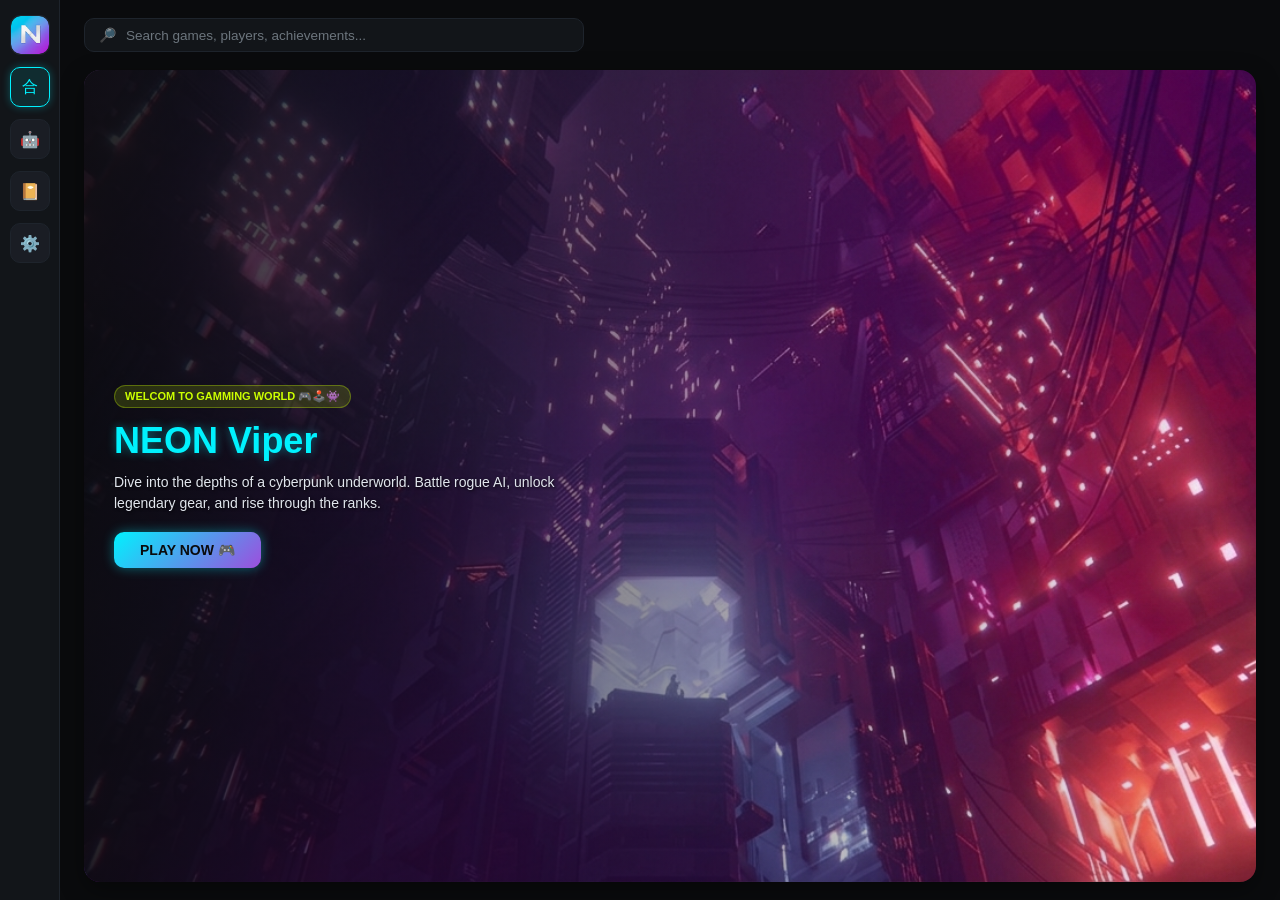
<file: home.html>
<!DOCTYPE html>
<html lang="en">
<head>
  <meta charset="UTF-8">
  <meta name="viewport" content="width=device-width, initial-scale=1.0">
  <title>Neno Viper|Gamming Website</title>
<link rel="icon" type="image/x-icon" href="neno project image .img/image-1.png">
<link rel="stylesheet" href="home.css">
</head>
<body>

<header class="sidebar">

<a href="#" class="btn logo" data-name="Neno Viper">
  <img src="neno project image .img/image-1.png" alt="Logo">
</a>

  <a href="home.html" class="btn active" data-name="Home">合</a>
  <a href="profile.html" class="btn" data-name="Profile">🤖</a>
  <a href="Library.html" class="btn" data-name="Library">📔</a>
  <a href="Setting.html" class="btn" data-name="Setting">⚙️</a>
</header>

<main class="main-content">
  <!-- شريط البحث العلوي -->
  <div class="top-bar">
    <div class="search-box">
      <span class="search-icon">🔎</span>
      <input type="text" placeholder="Search games, players, achievements...">
    </div>
  </div>

  <!-- كارت البانر الرئيسي -->
  <div class="hero-card">
    <img src="neno project image .img/image.png" alt="Neon Abyss" class="hero-img">
    <div class="hero-overlay"></div>
    
    <div class="hero-text">
      <span class="tag"> WELCOM TO GAMMING WORLD 🎮🕹️👾</span>
      <h1 class="title">NEON Viper</h1>
      <p class="desc">
        Dive into the depths of a cyberpunk underworld. Battle rogue AI, unlock legendary gear, and rise through the ranks.
      </p>
      <a href="Library.html" class="play-btn">PLAY NOW 🎮</a>
    </div>
  </div>
</main>

</body>
</html>
</file>
<file: home.css>
/* 1. الأساسيات والصفحة */
* { box-sizing: border-box; margin: 0; padding: 0; }

body {
  background: #0a0b0d;
  font-family: sans-serif;
  display: flex;
  min-height: 100vh;
}

/* 2. الهيدر والأزرار */
.sidebar {
  width: 60px; /* تصغير عرض الشريط الجانبي */
  height: 100vh;
  background: #121519;
  border-right: 1px solid #1e242c;
  display: flex; flex-direction: column; align-items: center;
  padding-top: 15px; gap: 12px;
  position: fixed; top: 0; left: 0; z-index: 100;

  .btn {
    width: 40px; height: 40px; /* تصغير الأزرار */
    background: #1a1d24;
    border: 1px solid #1e242c; border-radius: 10px;
    display: flex; justify-content: center; align-items: center;
    text-decoration: none; font-size: 16px; color: #8a92a3;
    transition: 0.2s; flex-shrink: 0; position: relative;

    img { width: 100%; height: 100%; object-fit: cover; border-radius: 10px; }
    svg, i { width: 18px; height: 18px; stroke-width: 2px; }

    &.logo {
      overflow: hidden; padding: 0; cursor: default;
      &::after { display: none; }
    }

    &.active, &:hover {
      color: #00f2fe; border-color: #00f2fe;
      background: rgba(0, 242, 254, 0.1);
      box-shadow: 0 0 8px rgba(0, 242, 254, 0.3);
    }

    /* Tooltip */
    &::after {
      content: attr(data-name);
      position: absolute; left: 50px;
      background: #121519; color: #00f2fe; border: 1px solid #00f2fe;
      padding: 3px 6px; border-radius: 6px; font-size: 11px;
      white-space: nowrap; opacity: 0; pointer-events: none;
      transition: 0.2s; box-shadow: 0 0 8px rgba(0, 242, 254, 0.3); z-index: 110;
    }

    &:hover::after { opacity: 1; }
  }
}

.active-icon { color: #00f3ff; filter: drop-shadow(0 0 6px #00f3ff); }

/* 3. المحتوى وشريط البحث الملموم */
.main-content {
  margin-left: 60px; padding: 18px 24px; /* تقليل المسافات الخارجية */
  width: calc(100% - 60px);
  display: flex; flex-direction: column; min-height: 100vh;
}

.top-bar { width: 100%; margin-bottom: 18px; }

.search-box {
  display: flex; align-items: center;
  background: #121519; border: 1px solid #1e242c; border-radius: 10px;
  padding: 8px 14px; width: 100%; max-width: 500px; /* تحديد حد أقصى لعرض شريط البحث */
  transition: 0.2s;

  &:focus-within { border-color: #00f2fe; box-shadow: 0 0 8px rgba(0, 242, 254, 0.2); }
  .search-icon { font-size: 14px; margin-right: 10px; opacity: 0.6; }
  
  input {
    background: transparent; border: none; outline: none;
    color: #fff; font-size: 13.5px; width: 100%;
    &::placeholder { color: #6c757d; }
  }
}

/* 4. كارت البانر بنسب ألطف */
.hero-card {
  width: 100%; flex: 1; min-height: 380px; /* تقليل الحد الأدنى للارتفاع */
  border-radius: 16px; position: relative; overflow: hidden;
  box-shadow: 0 8px 24px rgba(0, 0, 0, 0.4);

  .hero-img { width: 100%; height: 100%; object-fit: cover; position: absolute; inset: 0; z-index: 1; }
  .hero-overlay { position: absolute; inset: 0; background: linear-gradient(90deg, rgba(10,11,13,0.9) 0%, rgba(10,11,13,0.3) 60%, transparent 100%); z-index: 2; }

  .hero-text {
    position: absolute; inset: 0; padding: 30px;
    display: flex; flex-direction: column; justify-content: center;
    max-width: 520px; z-index: 3;

    .tag {
      padding: 4px 10px; background: rgba(204, 255, 0, 0.15); color: #ccff00;
      border: 1px solid rgba(204, 255, 0, 0.3); border-radius: 16px;
      font-size: 11px; font-weight: bold; width: fit-content; margin-bottom: 12px;
    }

    .title { color: #00f2fe; font-size: 36px; font-weight: bold; margin-bottom: 10px; text-shadow: 0 0 10px rgba(0, 242, 254, 0.4); }
    .desc { color: #e1e6ed; font-size: 14px; line-height: 1.5; text-shadow: 1px 1px 3px rgba(0, 0, 0, 0.8); }

    .play-btn {
      margin-top: 18px; padding: 10px 26px;
      background: linear-gradient(135deg, #00f2fe, #9d4edd); color: #0a0b0d;
      font-weight: bold; font-size: 14px; text-decoration: none; border-radius: 10px;
      width: fit-content; transition: 0.3s; box-shadow: 0 0 12px rgba(0, 242, 254, 0.4);

      &:hover { transform: translateY(-2px) scale(1.02); box-shadow: 0 0 20px rgba(0,242,254,0.8), 0 0 12px rgba(157,78,221,0.8); color: #fff; }
      &:active { transform: translateY(1px); }
    }
  }
}

/* 5. التجاوب الحقيقي مع شاشات الموبايل فقط (أقل من 576px) */
@media (max-width: 576px) {
  body { flex-direction: column; }

  .sidebar {
    width: 100%; height: 50px; flex-direction: row; justify-content: space-between;
    padding: 0 12px; border-right: none; border-bottom: 1px solid #1e242c; gap: 0;

    .btn { width: 34px; height: 34px; font-size: 14px; }
  }

  .main-content { margin-left: 0; margin-top: 50px; width: 100%; padding: 12px; }
  .top-bar { margin-bottom: 12px; }
  .search-box { max-width: 100%; padding: 6px 12px; }

  .hero-card {
    min-height: 420px; border-radius: 14px;
    .hero-text {
      padding: 16px;
      .title { font-size: 24px; }
      .desc { font-size: 13px; }
      .play-btn { padding: 8px 20px; font-size: 13px; }
    }
  }
}
</file>
